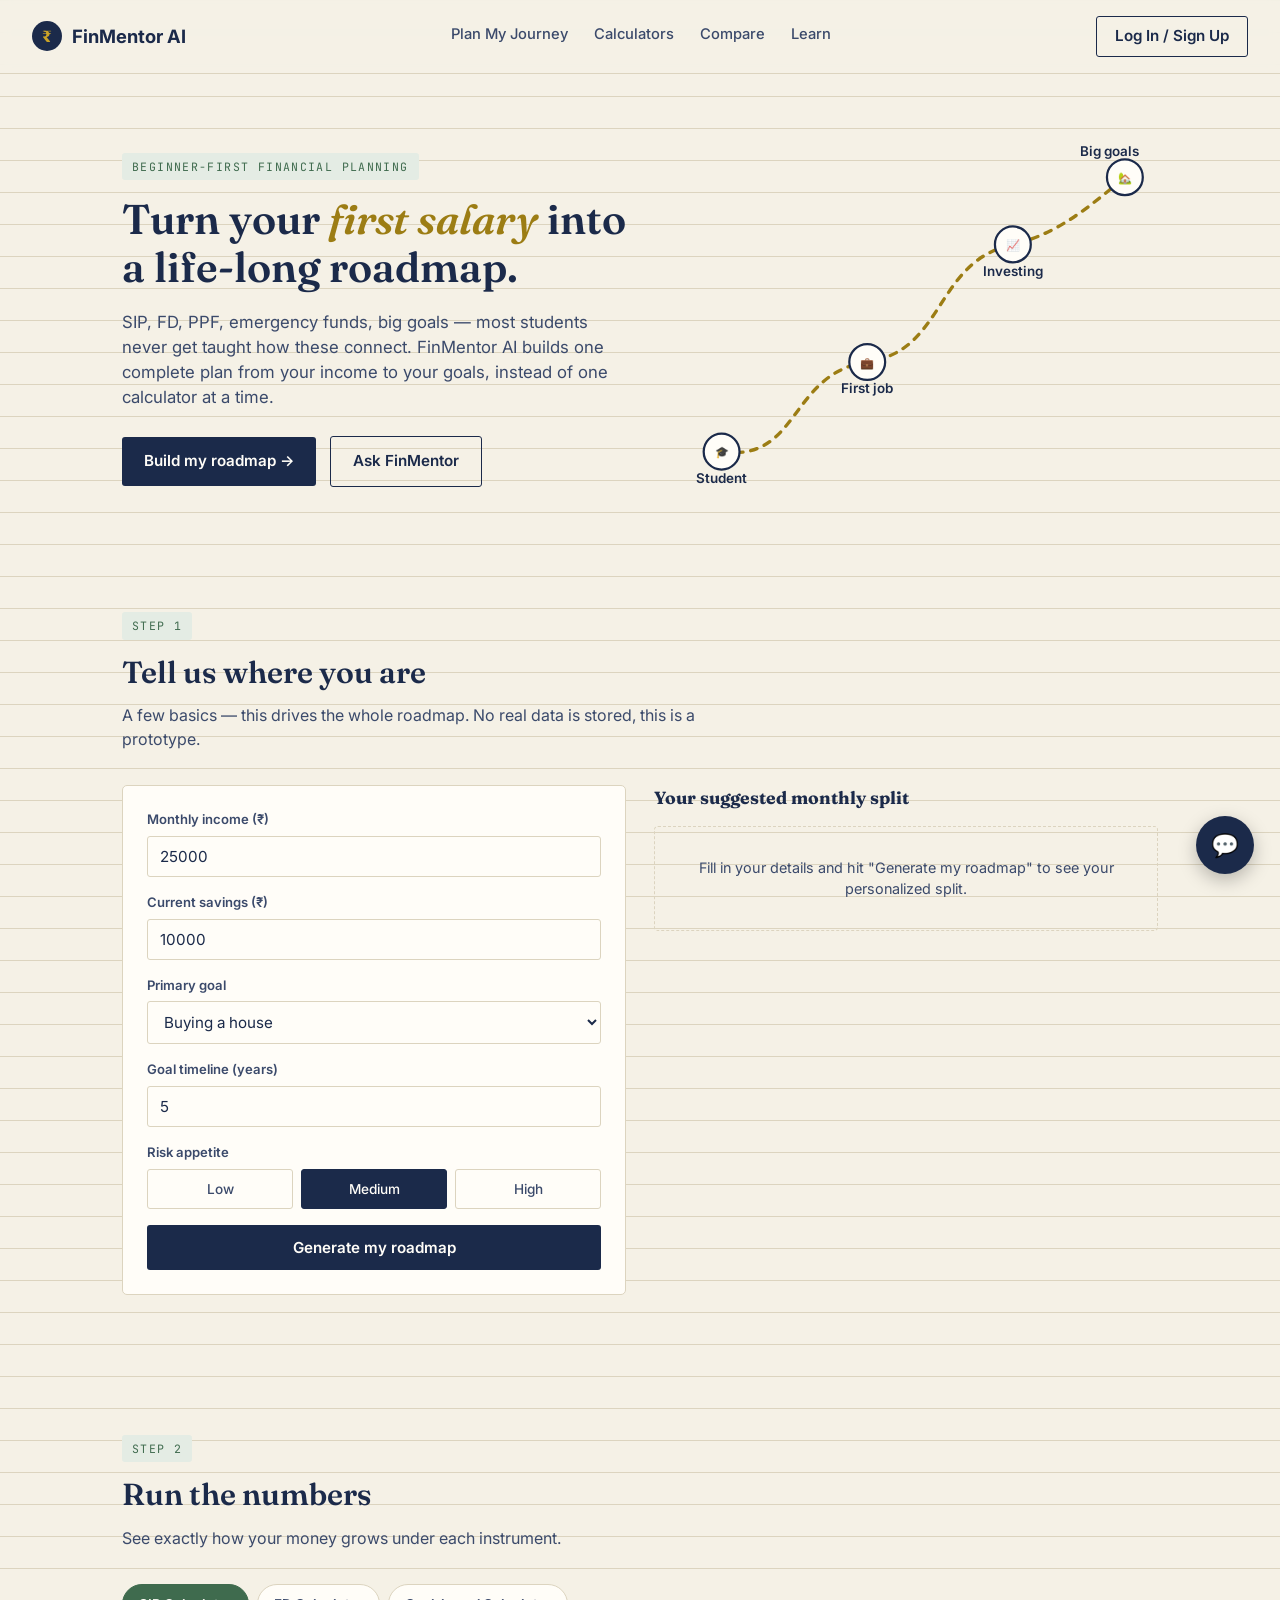
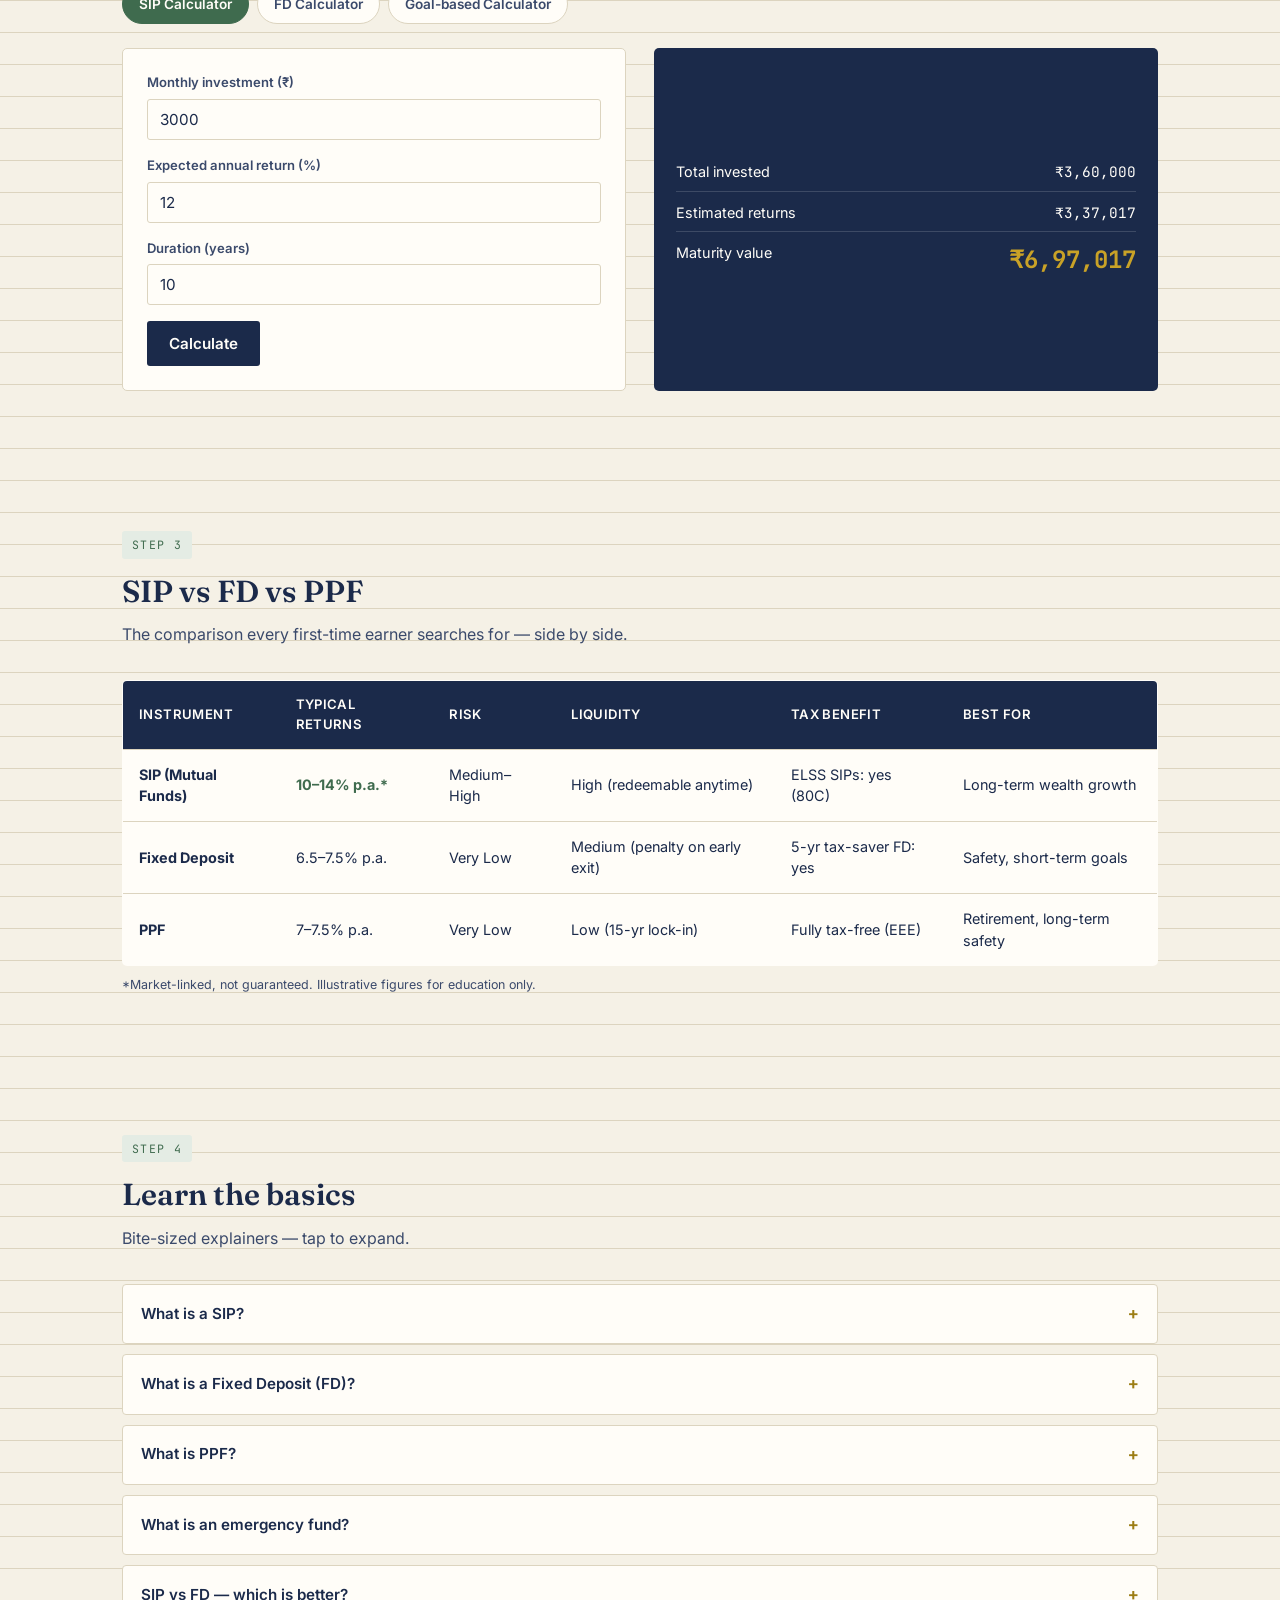
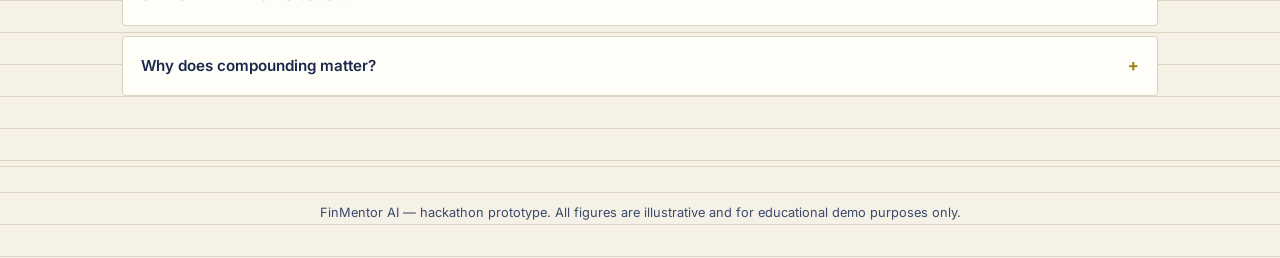
<file: frontend/index.html>
<!DOCTYPE html>
<html lang="en">
<head>
<meta charset="UTF-8">
<meta name="viewport" content="width=device-width, initial-scale=1.0">
<title>FinMentor AI — Your Financial Life Roadmap</title>
<link rel="preconnect" href="https://fonts.googleapis.com">
<link href="https://fonts.googleapis.com/css2?family=Fraunces:opsz,wght@9..144,400;9..144,500;9..144,600;9..144,700&family=Inter:wght@400;500;600;700&family=JetBrains+Mono:wght@400;500;700&display=swap" rel="stylesheet">
<link rel="stylesheet" href="style.css">
</head>
<body>

<nav>
  <div class="brand"><div class="brand-mark">₹</div> FinMentor AI</div>
  <div class="navlinks">
    <a href="#plan">Plan My Journey</a>
    <a href="calculators.html">Calculators</a>
    <a href="#compare">Compare</a>
    <a href="#learn">Learn</a>
  </div>
  <a href="auth.html" class="btn btn-ghost" style="margin:0; padding:8px 18px;">Log In / Sign Up</a>
</nav>

<!-- HERO -->
<div class="hero">
  <div>
    <span class="eyebrow">Beginner-first financial planning</span>
    <h1>Turn your <em>first salary</em> into a life-long roadmap.</h1>
    <p>SIP, FD, PPF, emergency funds, big goals — most students never get taught how these connect. FinMentor AI builds one complete plan from your income to your goals, instead of one calculator at a time.</p>
    <a href="#plan" class="btn btn-primary">Build my roadmap →</a>
    <a href="#chat-cta" class="btn btn-ghost" onclick="document.getElementById('chatToggle').click(); return false;">Ask FinMentor</a>
  </div>
  <div class="journey-wrap">
    <svg id="journeyPath" viewBox="0 0 420 320" width="100%">
      <path class="route" d="M30,280 C100,290 90,210 160,200 C230,190 220,110 290,95 C330,86 360,60 390,35"/>
      <g class="milestone">
        <circle cx="30" cy="280" r="16"/>
        <text x="30" y="284" text-anchor="middle">🎓</text>
        <text class="label" x="30" y="308" text-anchor="middle">Student</text>
      </g>
      <g class="milestone">
        <circle cx="160" cy="200" r="16"/>
        <text x="160" y="204" text-anchor="middle">💼</text>
        <text class="label" x="160" y="228" text-anchor="middle">First job</text>
      </g>
      <g class="milestone">
        <circle cx="290" cy="95" r="16"/>
        <text x="290" y="99" text-anchor="middle">📈</text>
        <text class="label" x="290" y="123" text-anchor="middle">Investing</text>
      </g>
      <g class="milestone">
        <circle cx="390" cy="35" r="16"/>
        <text x="390" y="39" text-anchor="middle">🏡</text>
        <text class="label" x="376" y="16" text-anchor="middle">Big goals</text>
      </g>
    </svg>
  </div>
</div>

<!-- PLAN MY JOURNEY -->
<section id="plan">
  <div class="section-head">
    <span class="eyebrow">Step 1</span>
    <h2>Tell us where you are</h2>
    <p>A few basics — this drives the whole roadmap. No real data is stored, this is a prototype.</p>
  </div>
  <div class="plan-grid">
    <div class="card">
      <div class="field">
        <label>Monthly income (₹)</label>
        <input type="number" id="income" placeholder="e.g. 25000" value="25000">
      </div>
      <div class="field">
        <label>Current savings (₹)</label>
        <input type="number" id="savings" placeholder="e.g. 10000" value="10000">
      </div>
      <div class="field">
        <label>Primary goal</label>
        <select id="goal">
          <option value="house">Buying a house</option>
          <option value="studies">Higher studies</option>
          <option value="retirement">Retirement</option>
          <option value="wedding">Wedding</option>
          <option value="emergency">Just building a safety net</option>
        </select>
      </div>
      <div class="field">
        <label>Goal timeline (years)</label>
        <input type="number" id="years" value="5">
      </div>
      <div class="field">
        <label>Risk appetite</label>
        <div class="risk-chips">
          <div class="chip" data-risk="low">Low</div>
          <div class="chip active" data-risk="medium">Medium</div>
          <div class="chip" data-risk="high">High</div>
        </div>
      </div>
      <button class="btn btn-primary" style="width:100%; justify-content:center;" onclick="generateRoadmap()">Generate my roadmap</button>
    </div>

    <div>
      <h3 style="font-size:1.1rem; margin-bottom:14px;">Your suggested monthly split</h3>
      <div class="roadmap-output" id="roadmapOutput">
        <div class="rm-empty">Fill in your details and hit "Generate my roadmap" to see your personalized split.</div>
      </div>
    </div>
  </div>
</section>

<!-- CALCULATORS -->
<section id="calculators">
  <div class="section-head">
    <span class="eyebrow">Step 2</span>
    <h2>Run the numbers</h2>
    <p>See exactly how your money grows under each instrument.</p>
  </div>
  <div class="calc-tabs">
    <div class="calc-tab active" data-tab="sip">SIP Calculator</div>
    <div class="calc-tab" data-tab="fd">FD Calculator</div>
    <div class="calc-tab" data-tab="goal">Goal-based Calculator</div>
  </div>

  <div class="calc-panel active" id="panel-sip">
    <div class="card">
      <div class="field"><label>Monthly investment (₹)</label><input type="number" id="sipAmt" value="3000"></div>
      <div class="field"><label>Expected annual return (%)</label><input type="number" id="sipRate" value="12"></div>
      <div class="field"><label>Duration (years)</label><input type="number" id="sipYears" value="10"></div>
      <button class="btn btn-primary" onclick="calcSIP()">Calculate</button>
    </div>
    <div class="result-box" id="sipResult">
      <div class="result-row"><span>Total invested</span><span class="mono" id="sipInvested">—</span></div>
      <div class="result-row"><span>Estimated returns</span><span class="mono" id="sipGains">—</span></div>
      <div class="result-row"><span>Maturity value</span><span class="big" id="sipTotal">—</span></div>
    </div>
  </div>

  <div class="calc-panel" id="panel-fd">
    <div class="card">
      <div class="field"><label>Principal amount (₹)</label><input type="number" id="fdAmt" value="100000"></div>
      <div class="field"><label>Interest rate (% p.a.)</label><input type="number" id="fdRate" value="7"></div>
      <div class="field"><label>Duration (years)</label><input type="number" id="fdYears" value="5"></div>
      <button class="btn btn-primary" onclick="calcFD()">Calculate</button>
    </div>
    <div class="result-box">
      <div class="result-row"><span>Principal</span><span class="mono" id="fdPrincipal">—</span></div>
      <div class="result-row"><span>Interest earned</span><span class="mono" id="fdInterest">—</span></div>
      <div class="result-row"><span>Maturity value</span><span class="big" id="fdTotal">—</span></div>
    </div>
  </div>

  <div class="calc-panel" id="panel-goal">
    <div class="card">
      <div class="field"><label>Target amount (₹)</label><input type="number" id="goalAmt" value="1000000"></div>
      <div class="field"><label>Timeline (years)</label><input type="number" id="goalYears" value="5"></div>
      <div class="field"><label>Expected annual return (%)</label><input type="number" id="goalRate" value="12"></div>
      <button class="btn btn-primary" onclick="calcGoal()">Calculate</button>
    </div>
    <div class="result-box">
      <div class="result-row"><span>You need to invest monthly</span><span class="big" id="goalMonthly">—</span></div>
      <div class="result-row"><span>Total you'll invest</span><span class="mono" id="goalInvested">—</span></div>
      <div class="result-row"><span>Target amount</span><span class="mono" id="goalTarget">—</span></div>
    </div>
  </div>
</section>

<!-- COMPARE -->
<section id="compare">
  <div class="section-head">
    <span class="eyebrow">Step 3</span>
    <h2>SIP vs FD vs PPF</h2>
    <p>The comparison every first-time earner searches for — side by side.</p>
  </div>
  <table class="compare">
    <tr><th>Instrument</th><th>Typical Returns</th><th>Risk</th><th>Liquidity</th><th>Tax Benefit</th><th>Best For</th></tr>
    <tr><td><strong>SIP (Mutual Funds)</strong></td><td class="hi">10–14% p.a.*</td><td>Medium–High</td><td>High (redeemable anytime)</td><td>ELSS SIPs: yes (80C)</td><td>Long-term wealth growth</td></tr>
    <tr><td><strong>Fixed Deposit</strong></td><td>6.5–7.5% p.a.</td><td>Very Low</td><td>Medium (penalty on early exit)</td><td>5-yr tax-saver FD: yes</td><td>Safety, short-term goals</td></tr>
    <tr><td><strong>PPF</strong></td><td>7–7.5% p.a.</td><td>Very Low</td><td>Low (15-yr lock-in)</td><td>Fully tax-free (EEE)</td><td>Retirement, long-term safety</td></tr>
  </table>
  <p style="font-size:0.78rem; color:var(--ink-soft); margin-top:10px;">*Market-linked, not guaranteed. Illustrative figures for education only.</p>
</section>

<!-- LEARN -->
<section id="learn">
  <div class="section-head">
    <span class="eyebrow">Step 4</span>
    <h2>Learn the basics</h2>
    <p>Bite-sized explainers — tap to expand.</p>
  </div>
  <div class="accordion" id="accordion"></div>
</section>

<footer>FinMentor AI — hackathon prototype. All figures are illustrative and for educational demo purposes only.</footer>

<!-- CHAT -->
<button id="chatToggle" onclick="toggleChat()">💬</button>
<div id="chatPanel">
  <div class="chat-head"><span>Ask FinMentor</span><span onclick="toggleChat()" style="cursor:pointer;">✕</span></div>
  <div class="chat-body" id="chatBody">
    <div class="msg bot">Hi! I'm FinMentor. Ask me things like "SIP vs FD" or "how much should I save".</div>
  </div>
  <div class="chip-row">
    <div class="qchip" onclick="askChip('SIP vs FD')">SIP vs FD?</div>
    <div class="qchip" onclick="askChip('emergency fund')">Emergency fund?</div>
    <div class="qchip" onclick="askChip('how much save')">How much to save?</div>
  </div>
  <div class="chat-input">
    <input id="chatInput" placeholder="Type a question..." onkeydown="if(event.key==='Enter') sendChat()">
    <button onclick="sendChat()">Send</button>
  </div>
</div>

<script src="script.js"></script>
</body>
</html>
</file>
<file: frontend/style.css>
:root{
  --ink:#1B2A4A;
  --ink-soft:#3B4A6B;
  --paper:#F5F1E6;
  --paper-line:#DCD4BF;
  --gold:#C9A227;
  --gold-deep:#9C7D14;
  --sage:#3F6B4E;
  --sage-soft:#E4ECE4;
  --coral:#B4472F;
  --coral-soft:#F4E2DC;
  --white:#FFFDF8;
}
*{box-sizing:border-box; margin:0; padding:0;}
html{scroll-behavior:smooth;}
body{
  font-family:'Inter', sans-serif;
  color:var(--ink);
  background:
    linear-gradient(var(--paper-line) 1px, transparent 1px) 0 0/100% 32px,
    var(--paper);
  line-height:1.5;
}
.mono{font-family:'JetBrains Mono', monospace;}
h1,h2,h3,.display{font-family:'Fraunces', serif;}
a{color:inherit;}

/* ---------- NAV ---------- */
nav{
  position:sticky; top:0; z-index:50;
  background:rgba(245,241,230,0.92);
  backdrop-filter:blur(6px);
  border-bottom:1px solid var(--paper-line);
  display:flex; align-items:center; justify-content:space-between;
  padding:16px 32px;
}
.brand{display:flex; align-items:center; gap:10px; font-weight:700; font-size:1.15rem;}
.brand-mark{
  width:30px; height:30px; border-radius:50%;
  background:var(--ink); color:var(--gold);
  display:flex; align-items:center; justify-content:center;
  font-family:'Fraunces', serif; font-weight:700; font-size:1rem;
}
.navlinks{display:flex; gap:26px; font-size:0.92rem; font-weight:500;}
.navlinks a{text-decoration:none; color:var(--ink-soft); border-bottom:2px solid transparent; padding-bottom:3px; transition:.2s;}
.navlinks a:hover{color:var(--ink); border-color:var(--gold);}

/* ---------- HERO ---------- */
.hero{
  max-width:1100px; margin:0 auto; padding:64px 32px 40px;
  display:grid; grid-template-columns:1.1fr 1fr; gap:48px; align-items:center;
}
.eyebrow{
  display:inline-block; font-family:'JetBrains Mono', monospace; font-size:0.72rem;
  letter-spacing:0.12em; text-transform:uppercase; color:var(--sage);
  background:var(--sage-soft); padding:5px 10px; border-radius:3px; margin-bottom:16px;
}
.hero h1{font-size:2.6rem; font-weight:600; line-height:1.15; margin-bottom:18px;}
.hero h1 em{font-style:italic; color:var(--gold-deep);}
.hero p{font-size:1.05rem; color:var(--ink-soft); max-width:46ch; margin-bottom:26px;}
.btn{
  display:inline-flex; align-items:center; gap:8px; cursor:pointer;
  font-family:'Inter'; font-weight:600; font-size:0.95rem;
  padding:13px 22px; border-radius:3px; border:none; text-decoration:none;
}
.btn-primary{background:var(--ink); color:var(--white);}
.btn-primary:hover{background:#132038;}
.btn-ghost{background:transparent; color:var(--ink); border:1.5px solid var(--ink); margin-left:10px;}
.btn-ghost:hover{background:var(--ink); color:var(--white);}

/* Journey SVG */
.journey-wrap{position:relative;}
svg#journeyPath path.route{
  fill:none; stroke:var(--gold-deep); stroke-width:3; stroke-dasharray:6 7; stroke-linecap:round;
}
.milestone circle{fill:var(--white); stroke:var(--ink); stroke-width:2;}
.milestone text{font-family:'JetBrains Mono'; font-size:10px; fill:var(--ink-soft);}
.milestone .label{font-family:'Inter'; font-size:12px; font-weight:600; fill:var(--ink);}

/* ---------- SECTION SHELL ---------- */
section{max-width:1100px; margin:0 auto; padding:70px 32px;}
.section-head{margin-bottom:34px;}
.section-head .eyebrow{margin-bottom:10px;}
.section-head h2{font-size:1.9rem; font-weight:600;}
.section-head p{color:var(--ink-soft); max-width:60ch; margin-top:8px;}

.card{
  background:var(--white); border:1px solid var(--paper-line); border-radius:5px;
  padding:24px;
}

/* ---------- ONBOARDING / ROADMAP ---------- */
.plan-grid{display:grid; grid-template-columns:1fr 1fr; gap:28px;}
.field{margin-bottom:16px;}
.field label{display:block; font-size:0.82rem; font-weight:600; color:var(--ink-soft); margin-bottom:6px;}
.field input, .field select{
  width:100%; padding:10px 12px; border:1.5px solid var(--paper-line); border-radius:3px;
  font-family:'Inter'; font-size:0.95rem; background:var(--white); color:var(--ink);
}
.field input:focus, .field select:focus{outline:none; border-color:var(--gold-deep);}
.risk-chips{display:flex; gap:8px;}
.chip{
  flex:1; text-align:center; padding:9px 6px; border:1.5px solid var(--paper-line); border-radius:3px;
  font-size:0.85rem; cursor:pointer; font-weight:500; color:var(--ink-soft);
}
.chip.active{background:var(--ink); color:var(--white); border-color:var(--ink);}

.roadmap-output{display:flex; flex-direction:column; gap:12px;}
.rm-card{
  border-left:4px solid var(--gold-deep); background:var(--white); border:1px solid var(--paper-line);
  border-left:4px solid var(--gold-deep); border-radius:4px; padding:16px 18px;
  display:flex; justify-content:space-between; align-items:center; gap:14px;
}
.rm-card .rm-title{font-weight:600; font-size:0.95rem; margin-bottom:3px;}
.rm-card .rm-desc{font-size:0.82rem; color:var(--ink-soft);}
.rm-card .rm-amt{font-family:'JetBrains Mono'; font-weight:700; font-size:1.05rem; white-space:nowrap;}
.rm-empty{color:var(--ink-soft); font-size:0.9rem; padding:30px; text-align:center; border:1.5px dashed var(--paper-line); border-radius:4px;}

/* ---------- CALCULATORS ---------- */
.calc-tabs{display:flex; gap:8px; margin-bottom:24px; flex-wrap:wrap;}
.calc-tab{
  padding:9px 16px; border-radius:20px; border:1.5px solid var(--paper-line);
  font-size:0.85rem; font-weight:600; cursor:pointer; color:var(--ink-soft); background:var(--white);
}
.calc-tab.active{background:var(--sage); color:var(--white); border-color:var(--sage);}
.calc-panel{display:none;}
.calc-panel.active{display:grid; grid-template-columns:1fr 1fr; gap:28px;}
.result-box{
  background:var(--ink); color:var(--white); border-radius:5px; padding:22px;
  display:flex; flex-direction:column; justify-content:center; gap:10px;
}
.result-row{display:flex; justify-content:space-between; font-size:0.9rem; border-bottom:1px solid rgba(255,255,255,0.15); padding-bottom:8px;}
.result-row:last-child{border:none; padding-bottom:0;}
.result-row .big{font-family:'JetBrains Mono'; font-size:1.5rem; font-weight:700; color:var(--gold);}
.bar-chart{display:flex; align-items:flex-end; gap:18px; height:120px; margin-top:14px;}
.bar{flex:1; background:var(--gold); border-radius:3px 3px 0 0; position:relative; min-height:4px;}
.bar.invested{background:#7A8CA8;}
.bar-label{position:absolute; bottom:-22px; left:0; right:0; text-align:center; font-size:0.72rem; color:var(--white); font-family:'JetBrains Mono';}

/* ---------- COMPARISON ---------- */
table.compare{width:100%; border-collapse:collapse; background:var(--white); border:1px solid var(--paper-line); border-radius:5px; overflow:hidden;}
table.compare th, table.compare td{padding:14px 16px; text-align:left; font-size:0.9rem; border-bottom:1px solid var(--paper-line);}
table.compare th{background:var(--ink); color:var(--white); font-weight:600; font-size:0.82rem; text-transform:uppercase; letter-spacing:0.03em;}
table.compare tr:last-child td{border-bottom:none;}
table.compare td.hi{color:var(--sage); font-weight:700;}

/* ---------- EDUCATION ---------- */
.accordion{display:flex; flex-direction:column; gap:10px;}
.acc-item{border:1px solid var(--paper-line); border-radius:4px; background:var(--white); overflow:hidden;}
.acc-head{padding:16px 18px; display:flex; justify-content:space-between; align-items:center; cursor:pointer; font-weight:600; font-size:0.95rem;}
.acc-head .plus{font-family:'JetBrains Mono'; color:var(--gold-deep); font-size:1.1rem;}
.acc-body{max-height:0; overflow:hidden; transition:max-height .25s ease; font-size:0.88rem; color:var(--ink-soft);}
.acc-body p{padding:0 18px 16px;}
.acc-item.open .acc-body{max-height:200px;}

/* ---------- CHAT ---------- */
#chatToggle{
  position:fixed; bottom:26px; right:26px; z-index:100;
  background:var(--ink); color:var(--gold); border:none; border-radius:50%;
  width:58px; height:58px; font-size:1.4rem; cursor:pointer; box-shadow:0 6px 18px rgba(0,0,0,0.25);
}
#chatPanel{
  position:fixed; bottom:96px; right:26px; z-index:100; width:340px; max-height:460px;
  background:var(--white); border:1px solid var(--paper-line); border-radius:8px;
  box-shadow:0 12px 32px rgba(0,0,0,0.18); display:none; flex-direction:column; overflow:hidden;
}
#chatPanel.open{display:flex;}
.chat-head{background:var(--ink); color:var(--white); padding:14px 16px; font-weight:600; font-size:0.9rem; display:flex; justify-content:space-between; align-items:center;}
.chat-body{flex:1; overflow-y:auto; padding:14px; display:flex; flex-direction:column; gap:10px; font-size:0.85rem; max-height:280px;}
.msg{padding:9px 12px; border-radius:10px; max-width:85%; line-height:1.4;}
.msg.bot{background:var(--sage-soft); align-self:flex-start; border-bottom-left-radius:2px;}
.msg.user{background:var(--ink); color:var(--white); align-self:flex-end; border-bottom-right-radius:2px;}
.chip-row{display:flex; flex-wrap:wrap; gap:6px; padding:0 14px 10px;}
.qchip{font-size:0.72rem; padding:6px 10px; background:var(--paper); border:1px solid var(--paper-line); border-radius:14px; cursor:pointer; color:var(--ink-soft);}
.chat-input{display:flex; border-top:1px solid var(--paper-line);}
.chat-input input{flex:1; border:none; padding:12px; font-family:'Inter'; font-size:0.85rem;}
.chat-input input:focus{outline:none;}
.chat-input button{background:var(--gold-deep); color:var(--white); border:none; padding:0 16px; cursor:pointer; font-weight:600;}

footer{text-align:center; padding:36px; color:var(--ink-soft); font-size:0.8rem; border-top:1px solid var(--paper-line);}

@media(max-width:800px){
  .hero{grid-template-columns:1fr;}
  .plan-grid{grid-template-columns:1fr;}
  .calc-panel.active{grid-template-columns:1fr;}
  .navlinks{display:none;}
}
</file>
